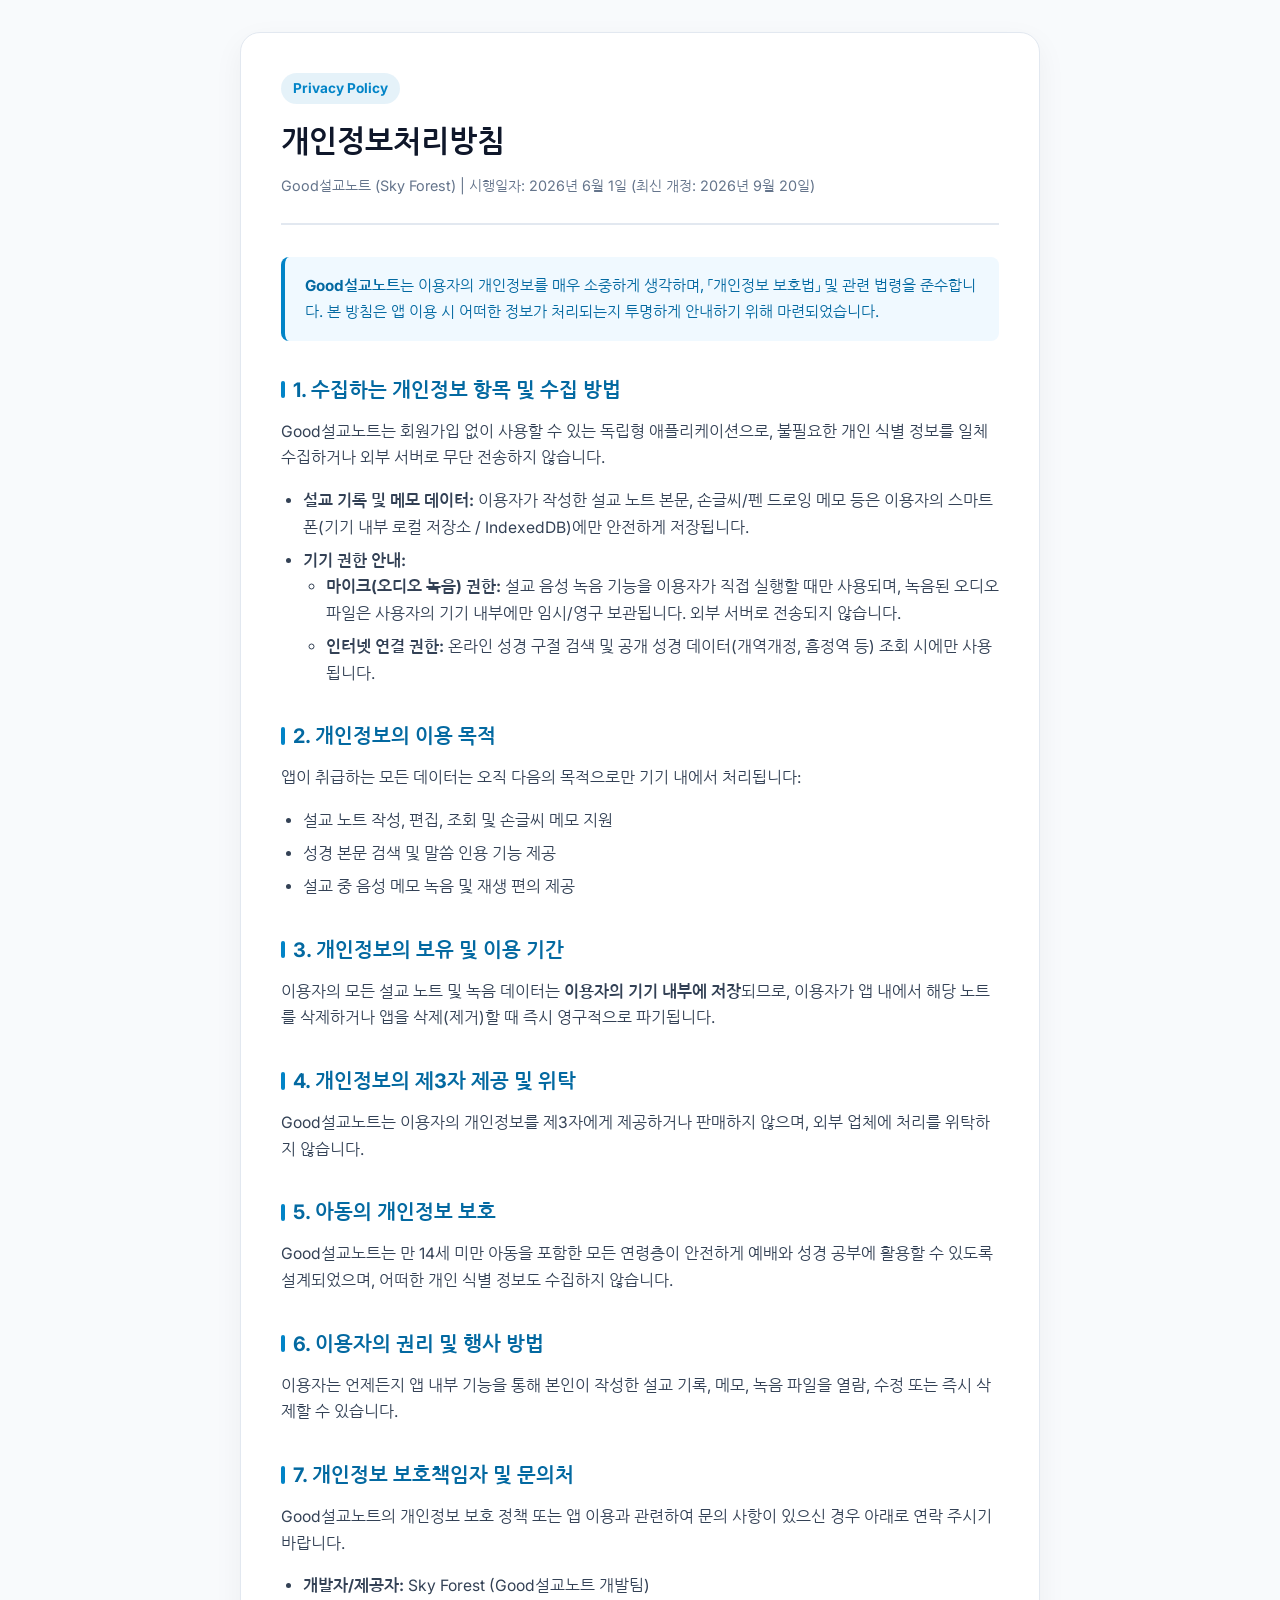
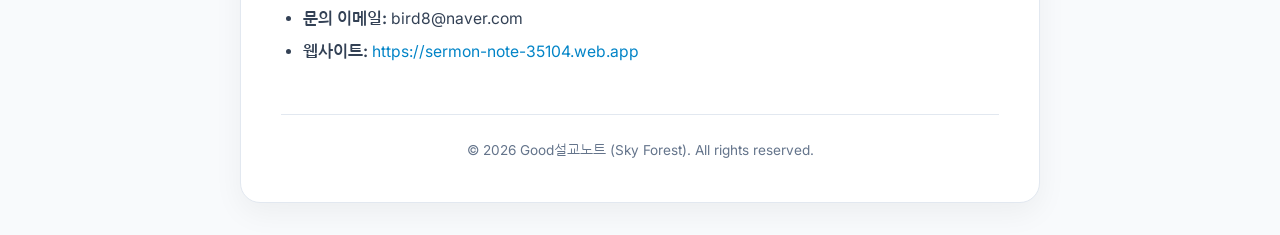
<file: policy.html>
<!DOCTYPE html>
<html lang="ko">
<head>
    <meta charset="UTF-8">
    <meta name="viewport" content="width=device-width, initial-scale=1.0">
    <title>개인정보처리방침 - Good설교노트</title>
    <link rel="preconnect" href="https://fonts.googleapis.com">
    <link rel="preconnect" href="https://fonts.gstatic.com" crossorigin>
    <link href="https://fonts.googleapis.com/css2?family=Inter:wght@400;600;700&family=Nanum+Gothic:wght@400;700&display=swap" rel="stylesheet">
    <style>
        :root {
            --primary: #0284c7;
            --primary-dark: #0369a1;
            --bg: #f8fafc;
            --card-bg: #ffffff;
            --text-main: #0f172a;
            --text-muted: #64748b;
            --border: #e2e8f0;
        }

        * {
            box-sizing: border-box;
            margin: 0;
            padding: 0;
        }

        body {
            font-family: 'Inter', 'Nanum Gothic', -apple-system, BlinkMacSystemFont, "Segoe UI", Roboto, sans-serif;
            background-color: var(--bg);
            color: var(--text-main);
            line-height: 1.7;
            padding: 2rem 1rem;
        }

        .container {
            max-width: 800px;
            margin: 0 auto;
            background: var(--card-bg);
            padding: 2.5rem;
            border-radius: 20px;
            box-shadow: 0 10px 30px rgba(0, 0, 0, 0.05);
            border: 1px solid var(--border);
        }

        header {
            border-bottom: 2px solid var(--border);
            padding-bottom: 1.5rem;
            margin-bottom: 2rem;
        }

        .badge {
            display: inline-block;
            background: rgba(2, 132, 199, 0.1);
            color: var(--primary);
            font-size: 0.85rem;
            font-weight: 700;
            padding: 0.25rem 0.75rem;
            border-radius: 9999px;
            margin-bottom: 0.75rem;
        }

        h1 {
            font-size: 1.85rem;
            font-weight: 700;
            color: var(--text-main);
            margin-bottom: 0.5rem;
        }

        .date-info {
            color: var(--text-muted);
            font-size: 0.9rem;
        }

        h2 {
            font-size: 1.25rem;
            font-weight: 700;
            color: var(--primary-dark);
            margin-top: 2rem;
            margin-bottom: 0.75rem;
            display: flex;
            align-items: center;
            gap: 0.5rem;
        }

        h2::before {
            content: "";
            display: inline-block;
            width: 4px;
            height: 1.1rem;
            background: var(--primary);
            border-radius: 2px;
        }

        p, ul {
            color: #334155;
            font-size: 0.98rem;
            margin-bottom: 1rem;
        }

        ul {
            padding-left: 1.4rem;
        }

        li {
            margin-bottom: 0.4rem;
        }

        .highlight-box {
            background: #f0f9ff;
            border-left: 4px solid var(--primary);
            padding: 1rem 1.25rem;
            border-radius: 8px;
            margin: 1.25rem 0;
            font-size: 0.95rem;
            color: #0369a1;
        }

        footer {
            margin-top: 3rem;
            padding-top: 1.5rem;
            border-top: 1px solid var(--border);
            text-align: center;
            color: var(--text-muted);
            font-size: 0.85rem;
        }

        @media (max-width: 640px) {
            body {
                padding: 1rem 0.5rem;
            }
            .container {
                padding: 1.5rem 1.2rem;
                border-radius: 16px;
            }
            h1 {
                font-size: 1.5rem;
            }
        }
    </style>
</head>
<body>
    <div class="container">
        <header>
            <span class="badge">Privacy Policy</span>
            <h1>개인정보처리방침</h1>
            <div class="date-info">Good설교노트 (Sky Forest) | 시행일자: 2026년 6월 1일 (최신 개정: 2026년 9월 20일)</div>
        </header>

        <div class="highlight-box">
            <strong>Good설교노트</strong>는 이용자의 개인정보를 매우 소중하게 생각하며, 「개인정보 보호법」 및 관련 법령을 준수합니다. 본 방침은 앱 이용 시 어떠한 정보가 처리되는지 투명하게 안내하기 위해 마련되었습니다.
        </div>

        <h2>1. 수집하는 개인정보 항목 및 수집 방법</h2>
        <p>Good설교노트는 회원가입 없이 사용할 수 있는 독립형 애플리케이션으로, 불필요한 개인 식별 정보를 일체 수집하거나 외부 서버로 무단 전송하지 않습니다.</p>
        <ul>
            <li><strong>설교 기록 및 메모 데이터:</strong> 이용자가 작성한 설교 노트 본문, 손글씨/펜 드로잉 메모 등은 이용자의 스마트폰(기기 내부 로컬 저장소 / IndexedDB)에만 안전하게 저장됩니다.</li>
            <li><strong>기기 권한 안내:</strong>
                <ul>
                    <li><strong>마이크(오디오 녹음) 권한:</strong> 설교 음성 녹음 기능을 이용자가 직접 실행할 때만 사용되며, 녹음된 오디오 파일은 사용자의 기기 내부에만 임시/영구 보관됩니다. 외부 서버로 전송되지 않습니다.</li>
                    <li><strong>인터넷 연결 권한:</strong> 온라인 성경 구절 검색 및 공개 성경 데이터(개역개정, 흠정역 등) 조회 시에만 사용됩니다.</li>
                </ul>
            </li>
        </ul>

        <h2>2. 개인정보의 이용 목적</h2>
        <p>앱이 취급하는 모든 데이터는 오직 다음의 목적으로만 기기 내에서 처리됩니다:</p>
        <ul>
            <li>설교 노트 작성, 편집, 조회 및 손글씨 메모 지원</li>
            <li>성경 본문 검색 및 말씀 인용 기능 제공</li>
            <li>설교 중 음성 메모 녹음 및 재생 편의 제공</li>
        </ul>

        <h2>3. 개인정보의 보유 및 이용 기간</h2>
        <p>이용자의 모든 설교 노트 및 녹음 데이터는 <strong>이용자의 기기 내부에 저장</strong>되므로, 이용자가 앱 내에서 해당 노트를 삭제하거나 앱을 삭제(제거)할 때 즉시 영구적으로 파기됩니다.</p>

        <h2>4. 개인정보의 제3자 제공 및 위탁</h2>
        <p>Good설교노트는 이용자의 개인정보를 제3자에게 제공하거나 판매하지 않으며, 외부 업체에 처리를 위탁하지 않습니다.</p>

        <h2>5. 아동의 개인정보 보호</h2>
        <p>Good설교노트는 만 14세 미만 아동을 포함한 모든 연령층이 안전하게 예배와 성경 공부에 활용할 수 있도록 설계되었으며, 어떠한 개인 식별 정보도 수집하지 않습니다.</p>

        <h2>6. 이용자의 권리 및 행사 방법</h2>
        <p>이용자는 언제든지 앱 내부 기능을 통해 본인이 작성한 설교 기록, 메모, 녹음 파일을 열람, 수정 또는 즉시 삭제할 수 있습니다.</p>

        <h2>7. 개인정보 보호책임자 및 문의처</h2>
        <p>Good설교노트의 개인정보 보호 정책 또는 앱 이용과 관련하여 문의 사항이 있으신 경우 아래로 연락 주시기 바랍니다.</p>
        <ul>
            <li><strong>개발자/제공자:</strong> Sky Forest (Good설교노트 개발팀)</li>
            <li><strong>문의 이메일:</strong> bird8@naver.com</li>
            <li><strong>웹사이트:</strong> <a href="https://sermon-note-35104.web.app" style="color: var(--primary); text-decoration: none;">https://sermon-note-35104.web.app</a></li>
        </ul>

        <footer>
            &copy; 2026 Good설교노트 (Sky Forest). All rights reserved.
        </footer>
    </div>
</body>
</html>
</file>
